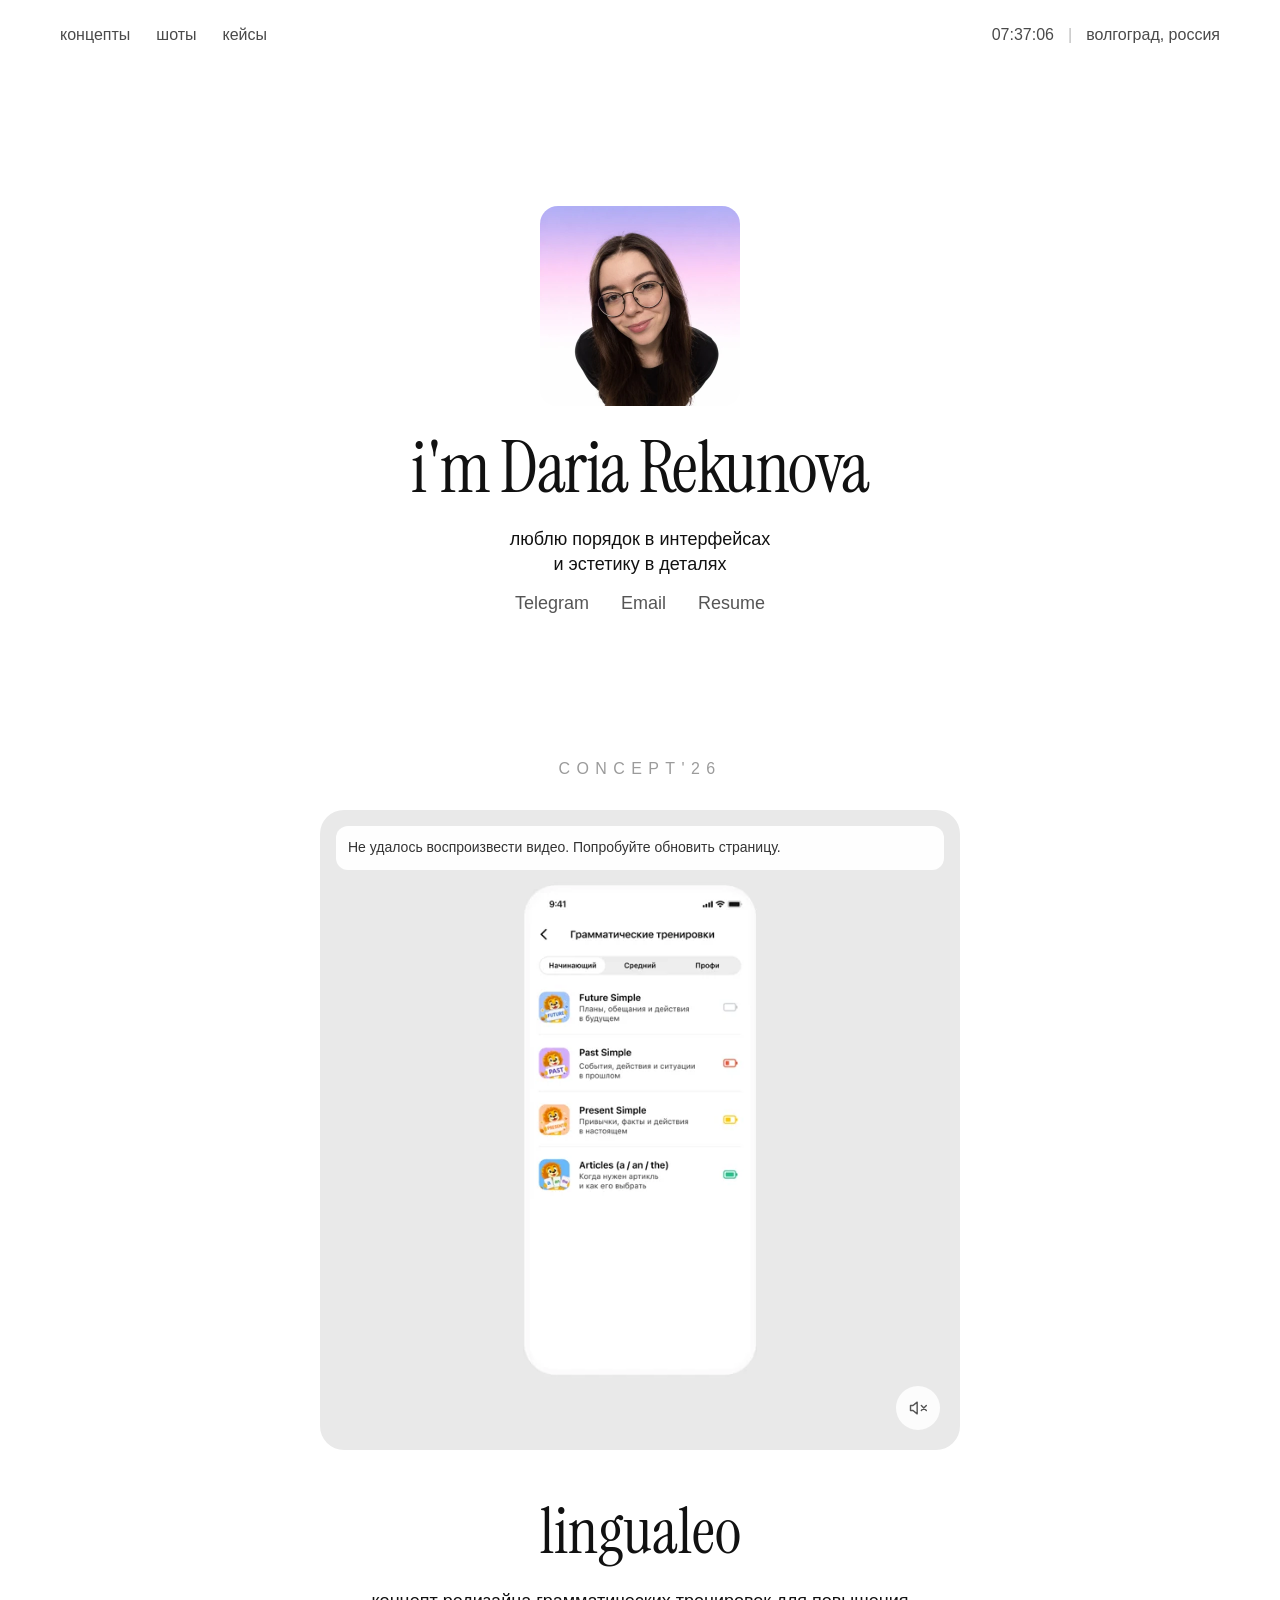
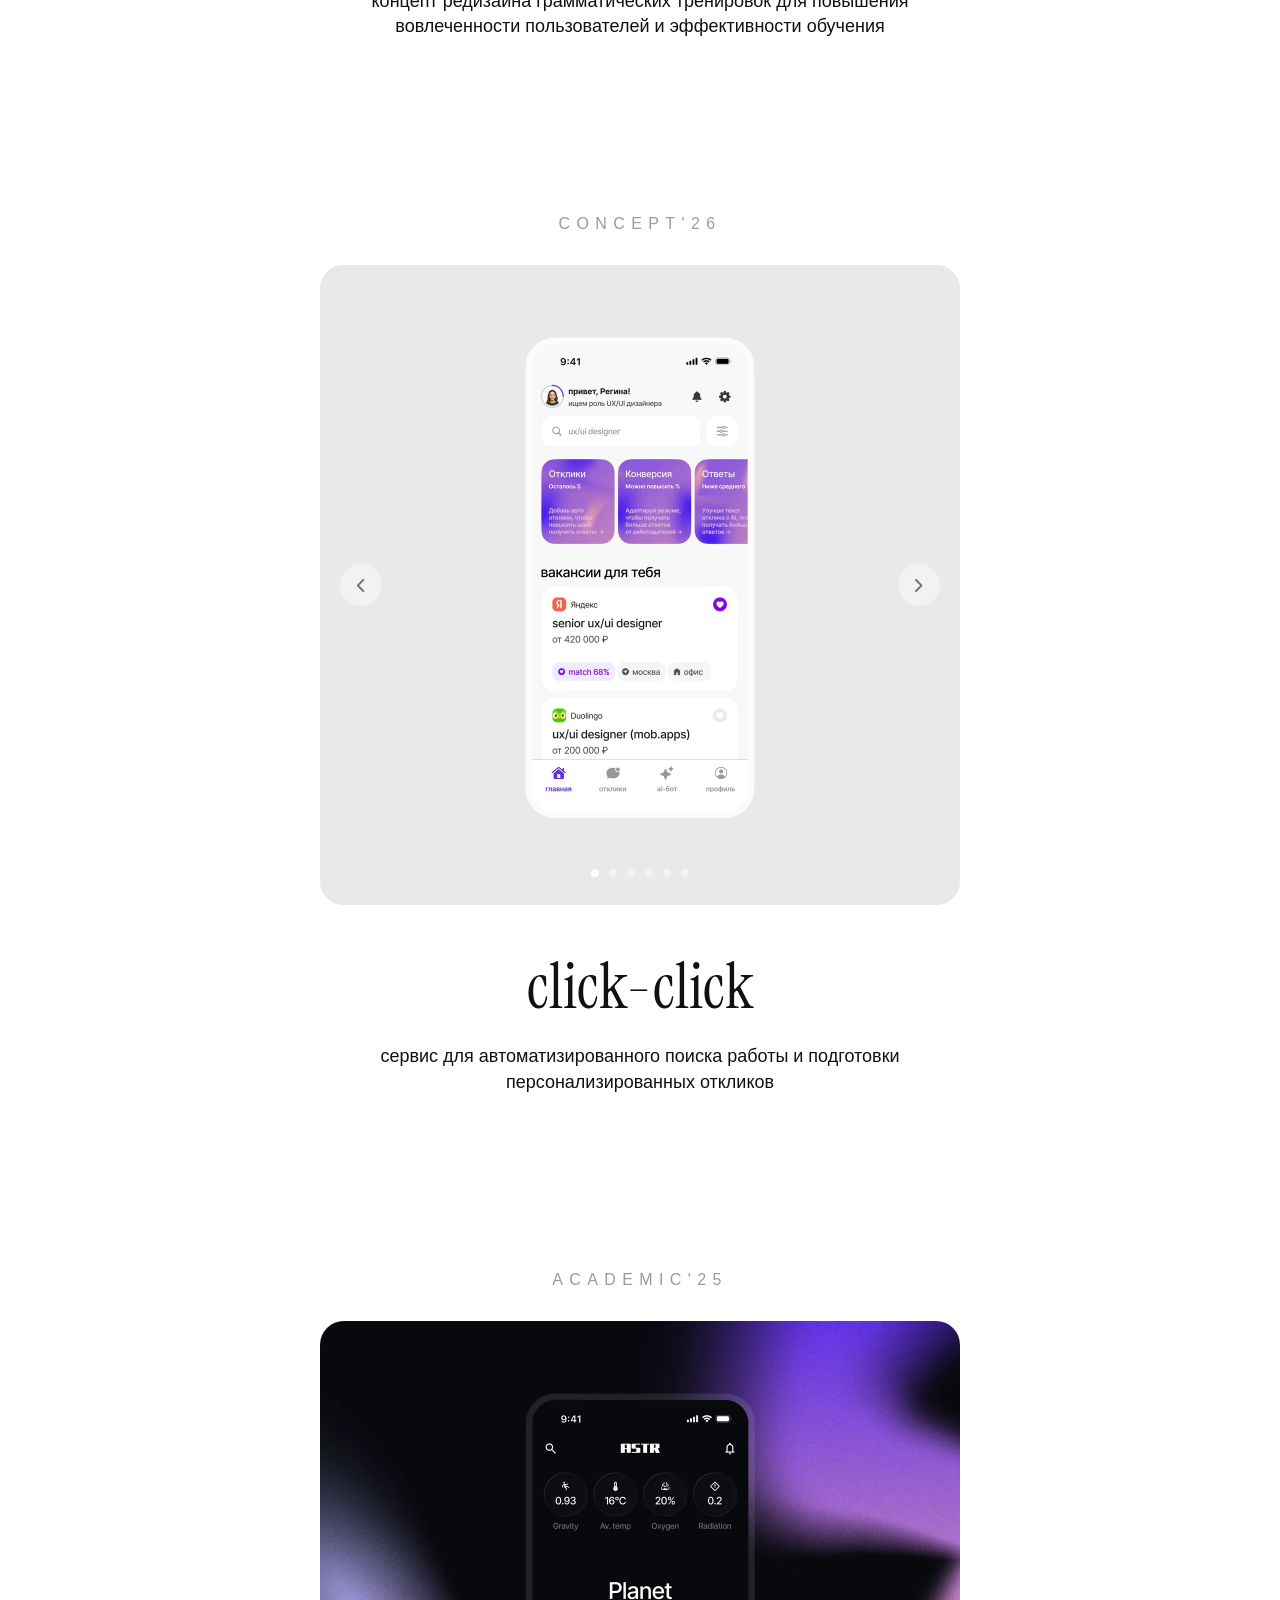
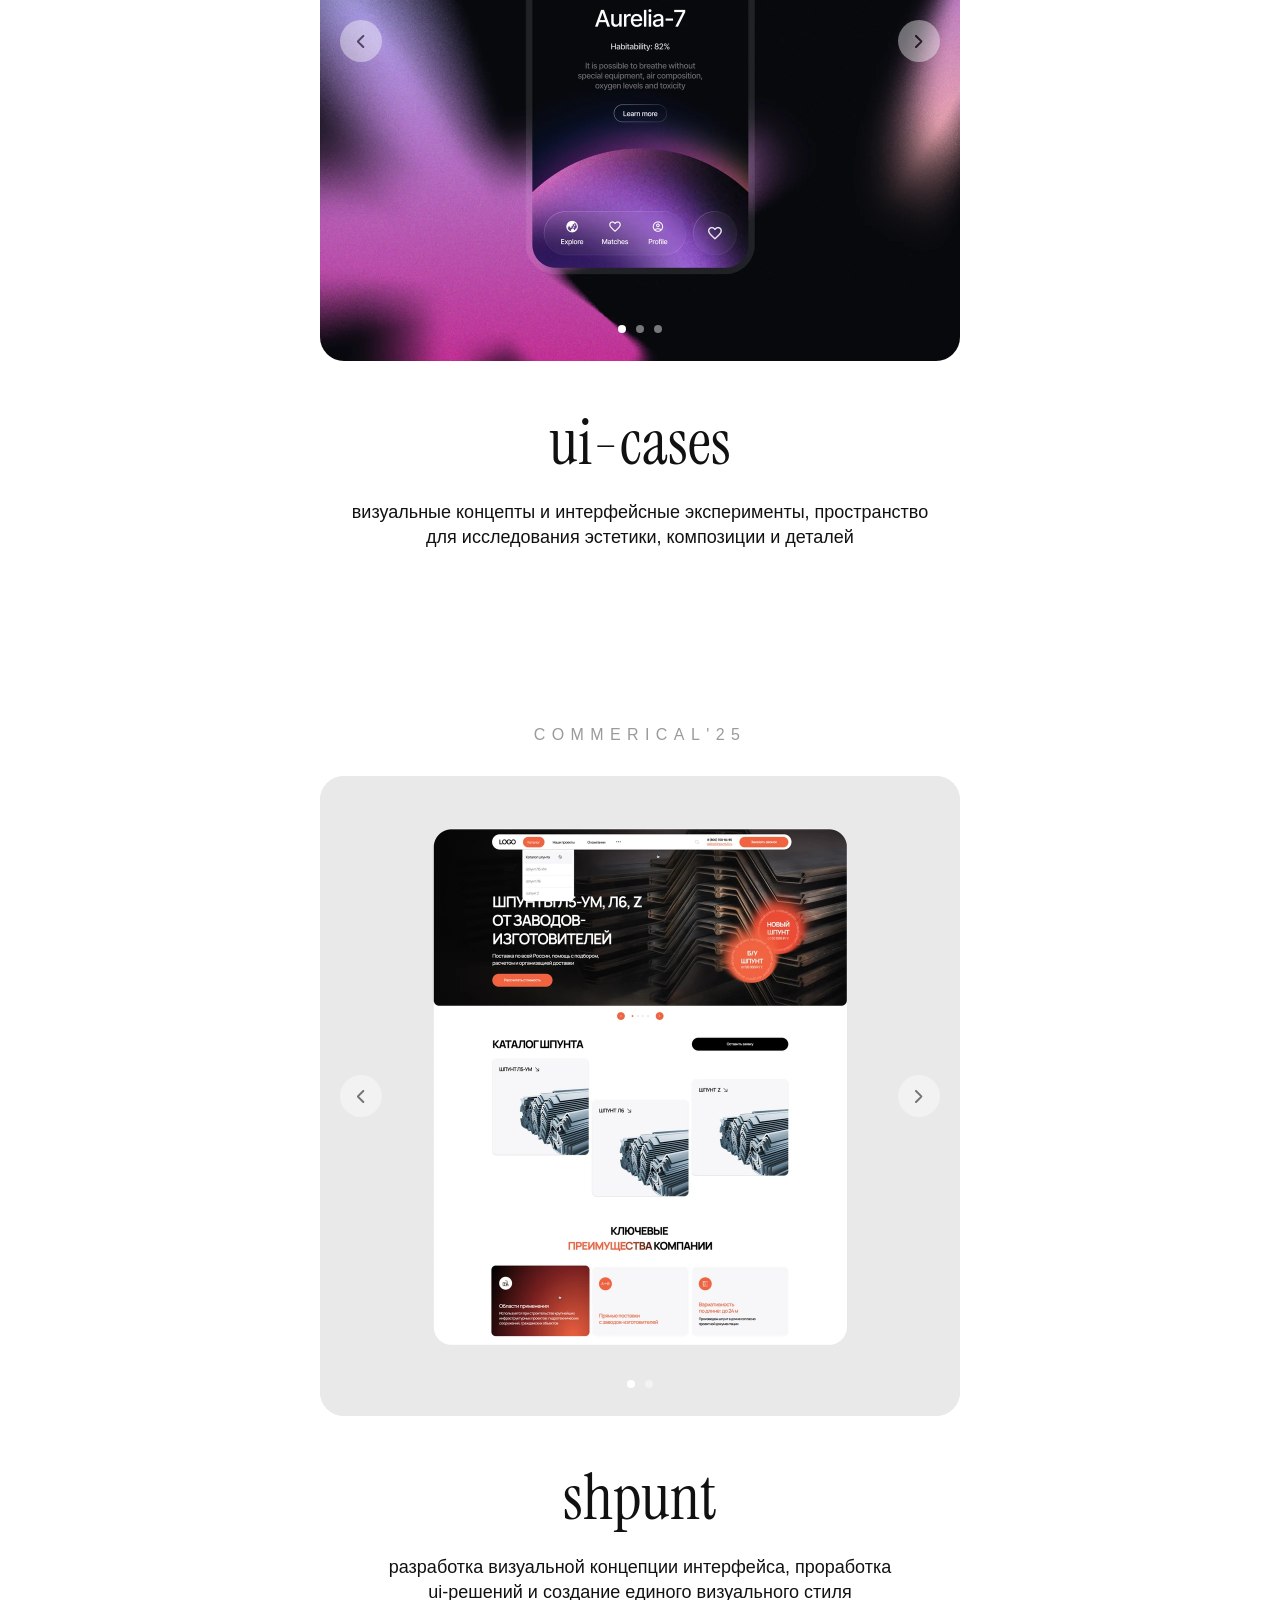
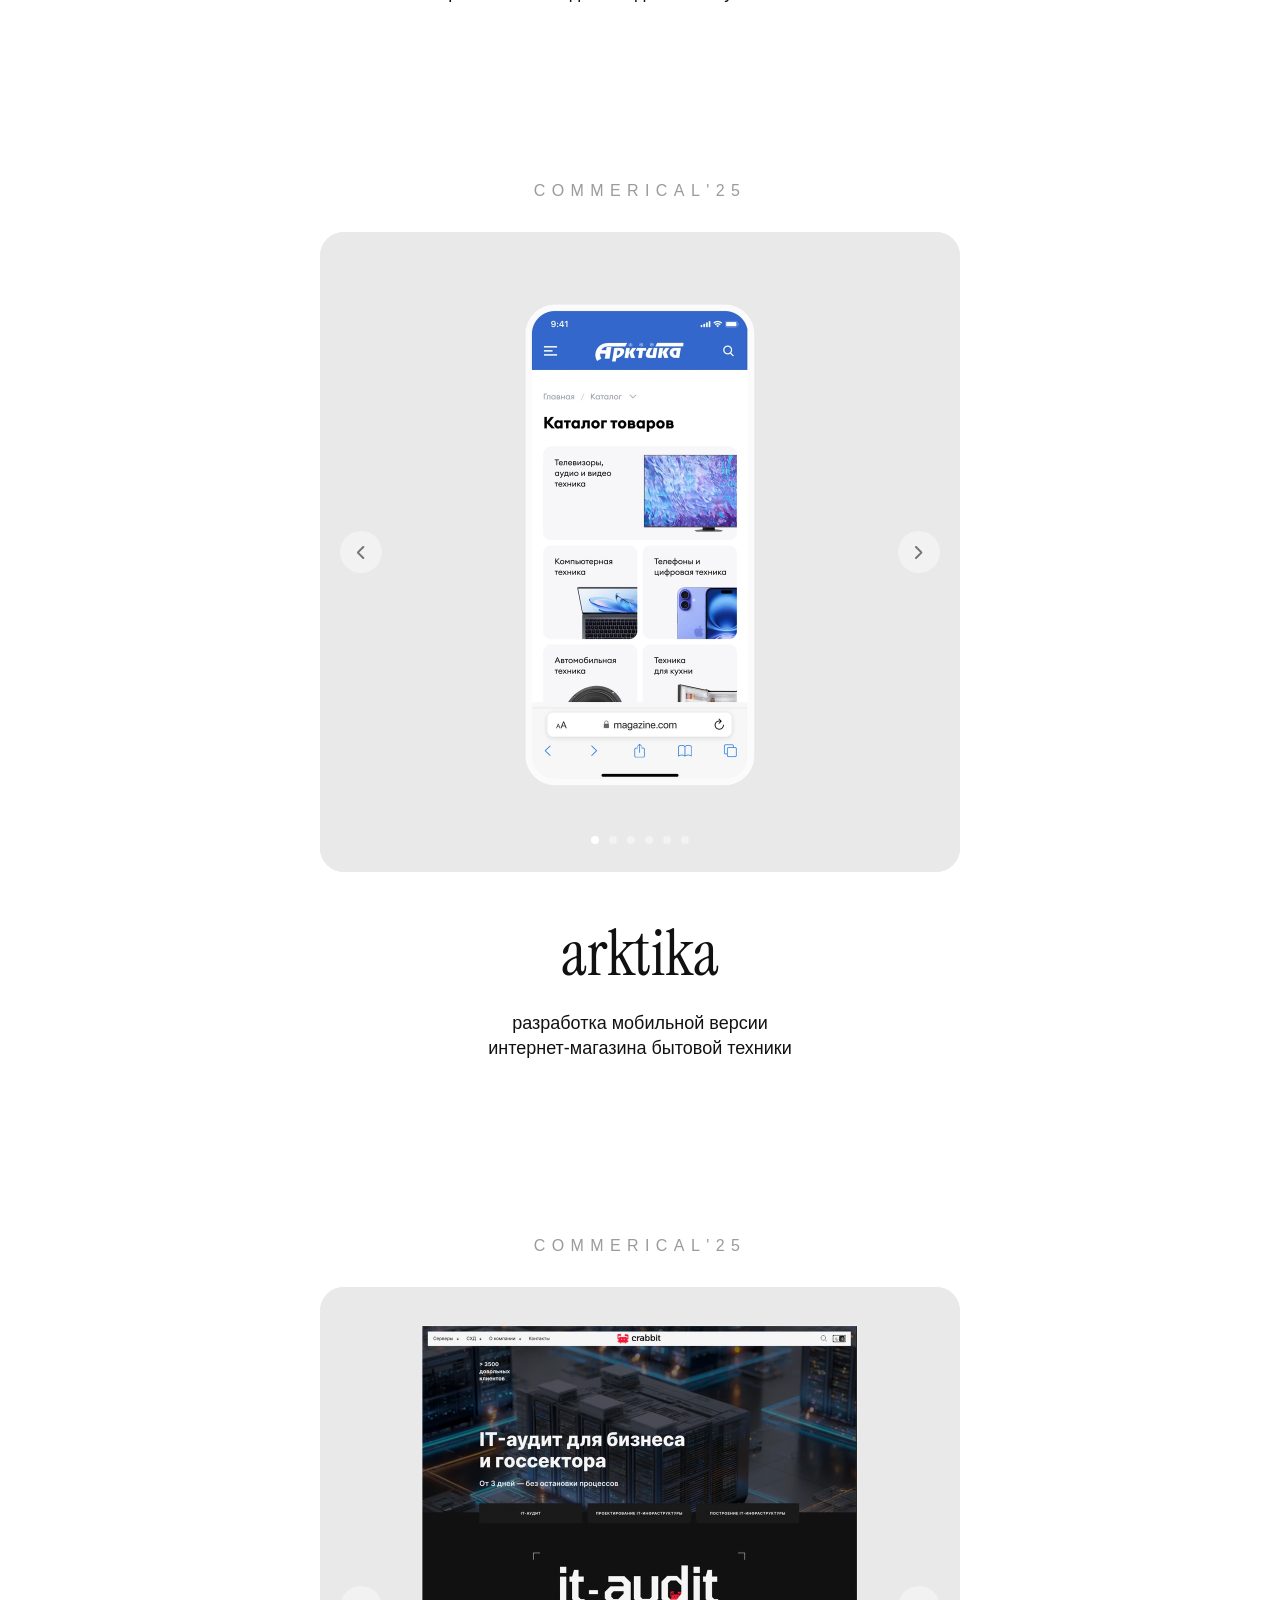
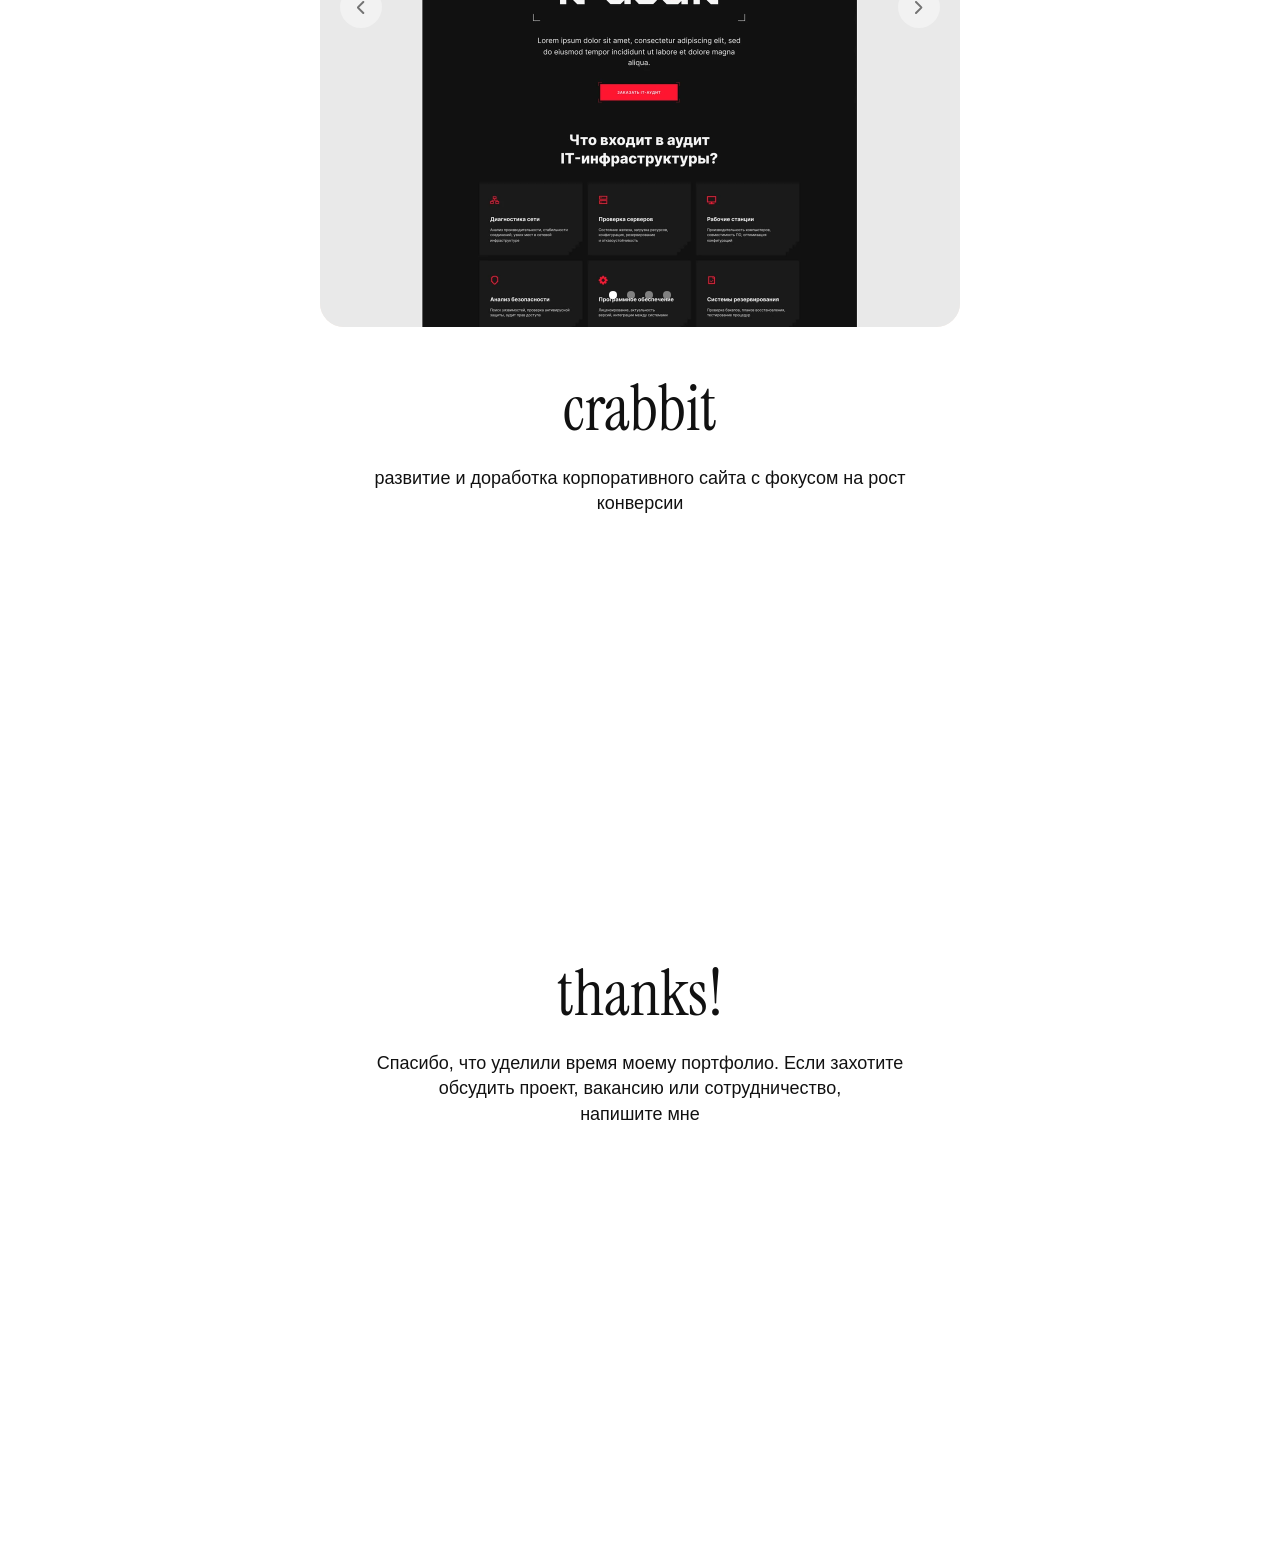
<file: index.html>
<!DOCTYPE html>
<html lang="ru">
  <head>
    <meta charset="UTF-8" />
    <meta name="viewport" content="width=device-width, initial-scale=1.0" />
    <meta http-equiv="X-UA-Compatible" content="ie=edge" />
    <title>Daria Rekunova — UX/UI Designer</title>
    <link rel="icon" type="image/svg+xml" href="imahes/ico.svg" />
    <link rel="stylesheet" href="styles.css?v=20261111-case-headings" />
    <link rel="stylesheet" href="ling.css?v=20261111-case-headings" />
    <link rel="preconnect" href="https://fonts.googleapis.com" />
    <link rel="preconnect" href="https://fonts.gstatic.com" crossorigin />
    <link
      href="https://fonts.googleapis.com/css2?family=Instrument+Serif:ital@0;1&display=swap"
      rel="stylesheet"
    />
  </head>
  <body>
  <header class="header">
    <nav class="nav">
      <a href="#concept">концепты</a>
      <a href="#projects">шоты</a>
      <a href="#cases">кейсы</a>
    </nav>

    <div class="header__info">
      <span id="clock"></span>

      <span class="divider">|</span>

      <span>волгоград, россия</span>
    </div>
  </header>
    <!-- Yandex.Metrika counter -->
<script type="text/javascript">
  (function(m,e,t,r,i,k,a){
      m[i]=m[i]||function(){(m[i].a=m[i].a||[]).push(arguments)};
      m[i].l=1*new Date();
      for (var j = 0; j < document.scripts.length; j++) {if (document.scripts[j].src === r) { return; }}
      k=e.createElement(t),a=e.getElementsByTagName(t)[0],k.async=1,k.src=r,a.parentNode.insertBefore(k,a)
  })(window, document,'script','https://mc.yandex.ru/metrika/tag.js?id=111973907', 'ym');

  ym(111973907, 'init', {ssr:true, webvisor:true, clickmap:true, ecommerce:"dataLayer", referrer: document.referrer, url: location.href, accurateTrackBounce:true, trackLinks:true});
</script>
<noscript><div><img src="https://mc.yandex.ru/watch/111973907" style="position:absolute; left:-9999px;" alt="" /></div></noscript>
<!-- /Yandex.Metrika counter -->
    <section class="hero">
      <div class="hero__content">
        <img class="hero__avatar" width="200" height="200" fetchpriority="high" src="imahes/daria-original.webp" alt="Daria Rekunova" />

        <h1 class="hero__title">i'm Daria Rekunova</h1>

        <p class="hero__link">
          люблю порядок в интерфейсах
          <br />
          и эстетику в деталях
        </p>

        <nav class="about__links">
          <a href="https://t.me/rekunovaa" target="_blank">Telegram</a>
          <a
            href="https://mail.yandex.ru/compose?to=daria.titovar@yandex.ru"
            target="_blank"
            rel="noopener noreferrer"
          >
            Email
          </a>
          <a
            href="https://volgograd.hh.ru/resume/9b8371ceff0d9d73930039ed1f696230433358"
            target="_blank"
            >Resume</a
          >
        </nav>
      </div>
    </section>

    <!--  Линглео -->
    <section class="ui-design" id="concept">
      <p class="hero__subtitle">CONCEPT'26</p>

      <div class="slider case-video-frame">
      <video
        class="case-video"
        controls
        muted
        loop
        playsinline
        preload="none"
        poster="imahes/lingualeo-poster.webp"
        width="640"
        height="640"
        aria-label="Видео концепта редизайна Lingualeo"
      >
        <source src="videos/lingualeo.mp4" type="video/mp4" />
        Ваш браузер не поддерживает видео.
        <a href="videos/lingualeo.mp4">Скачать видео Lingualeo</a>
      </video>
      <button class="video-sound" type="button" aria-label="Включить звук" aria-pressed="false" hidden>
        <svg viewBox="0 0 24 24" width="20" height="20" fill="none" stroke="currentColor" stroke-width="1.7" stroke-linecap="round" stroke-linejoin="round" aria-hidden="true">
          <path d="M11 5 6 9H3v6h3l5 4V5Z" />
          <path class="sound-off" d="m16 9 6 6m0-6-6 6" />
          <path class="sound-on" d="M15 8a6 6 0 0 1 0 8m3-11a10 10 0 0 1 0 14" />
        </svg>
      </button>
      <p class="video-status" role="status" hidden></p>
      </div>

      <h2 class="ui-design__title"><a class="case-trigger" href="ling.html" aria-haspopup="dialog" aria-controls="lingualeo-dialog">lingualeo</a></h2>

      <p class="hero__link">
        концепт редизайна грамматических тренировок для повышения вовлеченности
        пользователей <br class="mobile-br" />
        и эффективности обучения
      </p>
    </section>

    <!--  КликКлик -->
    <section class="ui-design">
      <p class="hero__subtitle">CONCEPT'26</p>

      <div class="slider">
        <div class="slides">
          <img src="imahes/kk-02.webp" class="slide" loading="lazy" decoding="async" width="1280" height="1280" alt="Case 2" />
          <img src="imahes/kk-03.webp" class="slide" loading="lazy" decoding="async" width="1280" height="1280" alt="Case 3" />
          <img src="imahes/kk-04.webp" class="slide" loading="lazy" decoding="async" width="1280" height="1280" alt="Case 1" />
          <img src="imahes/kk-05.webp" class="slide" loading="lazy" decoding="async" width="1280" height="1280" alt="Case 2" />
          <img src="imahes/kk-06.webp" class="slide" loading="lazy" decoding="async" width="1280" height="1280" alt="Case 3" />
          <img src="imahes/kk-01.webp" class="slide" loading="lazy" decoding="async" width="1280" height="1280" alt="Case 1" />
        </div>

        <button class="slider__btn slider__btn--prev">
          <img src="imahes/arrow-left.svg" alt="Предыдущий" />
        </button>

        <button class="slider__btn slider__btn--next">
          <img src="imahes/arrow-right.svg" alt="Следующий" />
        </button>

        <div class="slider__dots">
          <button type="button" class="dot active"></button>
          <button type="button" class="dot"></button>
          <button type="button" class="dot"></button>
          <button type="button" class="dot"></button>
          <button type="button" class="dot"></button>
          <button type="button" class="dot"></button>
        </div>
      </div>

      <h2 class="ui-design__title">click-click</h2>

      <p class="hero__link">
        сервис для автоматизированного поиска работы и подготовки
        персонализированных откликов
      </p>
    </section>

    <!--  UI SHOOTS -->
    <section class="ui-design" id="projects">
      <p class="hero__subtitle">ACADEMIC'25</p>

      <div class="slider">
        <div class="slides">
          <img src="imahes/ui-case-01.webp" class="slide" loading="lazy" decoding="async" width="1280" height="1280" alt="Case 1" />
          <img src="imahes/ui-case-2.webp" class="slide" loading="lazy" decoding="async" width="1280" height="1280" alt="Case 2" />
          <img src="imahes/ui-case-03.webp" class="slide" loading="lazy" decoding="async" width="1280" height="1280" alt="Case 3" />
        </div>

        <button class="slider__btn slider__btn--prev">
          <img src="imahes/arrow-left.svg" alt="Предыдущий" />
        </button>

        <button class="slider__btn slider__btn--next">
          <img src="imahes/arrow-right.svg" alt="Следующий" />
        </button>

        <div class="slider__dots">
          <button type="button" class="dot active"></button>
          <button type="button" class="dot"></button>
          <button type="button" class="dot"></button>
        </div>
      </div>

      <h2 class="ui-design__title">ui-cases</h2>

      <p class="hero__link">
        визуальные концепты и интерфейсные эксперименты, пространство
        <br class="mobile-br" />
        для исследования эстетики, композиции и деталей
      </p>
    </section>

    <!--  Шпунт -->
    <section class="ui-design" id="cases">
      <p class="hero__subtitle">COMMERICAL'25</p>

      <div class="slider">
        <div class="slides">
          <img src="imahes/sh-01.webp" class="slide" loading="lazy" decoding="async" width="1280" height="1280" alt="Case 1" />
          <img src="imahes/sh-01-1.webp" class="slide" loading="lazy" decoding="async" width="1280" height="1280" alt="Case 2" />
        </div>

        <button class="slider__btn slider__btn--prev">
          <img src="imahes/arrow-left.svg" alt="Предыдущий" />
        </button>

        <button class="slider__btn slider__btn--next">
          <img src="imahes/arrow-right.svg" alt="Следующий" />
        </button>

        <div class="slider__dots">
          <button type="button" class="dot active"></button>
          <button type="button" class="dot"></button>
        </div>
      </div>

      <h2 class="ui-design__title">shpunt</h2>

      <p class="hero__link">
        разработка визуальной концепции интерфейса, проработка <br />
        ui-решений и создание единого визуального стиля
      </p>
    </section>

    <!--  Арктика -->
    <section class="ui-design">
      <p class="hero__subtitle">COMMERICAL'25</p>

      <div class="slider">
        <div class="slides">
          <img src="imahes/a-01.webp" class="slide" loading="lazy" decoding="async" width="1280" height="1280" alt="Case 1" />
          <img src="imahes/a-02.webp" class="slide" loading="lazy" decoding="async" width="1280" height="1280" alt="Case 2" />
          <img src="imahes/a-03.webp" class="slide" loading="lazy" decoding="async" width="1280" height="1280" alt="Case 1" />
          <img src="imahes/a-04.webp" class="slide" loading="lazy" decoding="async" width="1280" height="1280" alt="Case 2" />
          <img src="imahes/a-05.webp" class="slide" loading="lazy" decoding="async" width="1280" height="1280" alt="Case 1" />
          <img src="imahes/a-06.webp" class="slide" loading="lazy" decoding="async" width="1280" height="1280" alt="Case 2" />
        </div>

        <button class="slider__btn slider__btn--prev">
          <img src="imahes/arrow-left.svg" alt="Предыдущий" />
        </button>

        <button class="slider__btn slider__btn--next">
          <img src="imahes/arrow-right.svg" alt="Следующий" />
        </button>

        <div class="slider__dots">
          <button type="button" class="dot active"></button>
          <button type="button" class="dot"></button>
          <button type="button" class="dot"></button>
          <button type="button" class="dot"></button>
          <button type="button" class="dot"></button>
          <button type="button" class="dot"></button>
        </div>
      </div>

      <h2 class="ui-design__title">arktika</h2>

      <p class="hero__link">
        разработка мобильной версии <br />
        интернет-магазина бытовой техники
      </p>
    </section>

    <!--  Крэббит -->
    <section class="ui-design">
      <p class="hero__subtitle">COMMERICAL'25</p>

      <div class="slider">
        <div class="slides">
          <img src="imahes/k-01.webp" class="slide" loading="lazy" decoding="async" width="1280" height="1280" alt="Case 1" />
          <img src="imahes/k-02-1.webp" class="slide" loading="lazy" decoding="async" width="1280" height="1280" alt="Case 2" />
          <img src="imahes/k-03.webp" class="slide" loading="lazy" decoding="async" width="1280" height="1280" alt="Case 1" />
          <img src="imahes/k-04.webp" class="slide" loading="lazy" decoding="async" width="1280" height="1280" alt="Case 2" />
        </div>

        <button class="slider__btn slider__btn--prev">
          <img src="imahes/arrow-left.svg" alt="Предыдущий" />
        </button>

        <button class="slider__btn slider__btn--next">
          <img src="imahes/arrow-right.svg" alt="Следующий" />
        </button>

        <div class="slider__dots">
          <button type="button" class="dot active"></button>
          <button type="button" class="dot"></button>
          <button type="button" class="dot"></button>
          <button type="button" class="dot"></button>
        </div>
      </div>

      <h2 class="ui-design__title">crabbit</h2>

      <p class="hero__link">
        развитие и доработка корпоративного сайта с фокусом на рост конверсии
      </p>
    </section>

    <section class="hero2" id="contact">
      <div class="hero__content">
        <h2 class="hero2__title">thanks!</h2>

        <p class="hero__link">
          Спасибо, что уделили время моему портфолио. Если захотите обсудить
          проект, вакансию или сотрудничество,
          <a href="https://t.me/rekunovaa" target="_blank">напишите мне</a>
        </p>
      </div>
    </section>

    <dialog class="case-dialog" id="lingualeo-dialog" aria-labelledby="case-dialog-title">
      <button class="case-dialog__close" type="button" aria-label="Закрыть кейс" autofocus>
        <svg width="20" height="20" viewBox="0 0 24 24" fill="none" stroke="currentColor" stroke-width="1.6" aria-hidden="true"><path d="m6 6 12 12M18 6 6 18" /></svg>
      </button>
      <article class="case-dialog__card">
        <div class="case-dialog__scroll" tabindex="0" role="region" aria-label="Содержимое кейса Lingualeo">
        <header class="case-dialog__heading">
          <p class="hero__subtitle">UX/UI CASE · 2026</p>
          <h2 id="case-dialog-title">Lingualeo</h2>
          <p>Концепт редизайна грамматических тренировок</p>
        </header>
        <div class="case-dialog__body" aria-live="polite"></div>
        </div>
      </article>
    </dialog>
    <script src="script.js?v=20261111-case-headings"></script>
  </body>
</html>
</file>
<file: styles.css>
* {
  margin: 0;
  padding: 0;
  box-sizing: border-box;
}

.header {
  position: fixed;
  top: 0;
  left: 0;

  width: 100%;

  display: flex;
  justify-content: space-between;
  align-items: center;

  padding: 26px 60px;

  background: rgba(255, 255, 255, 0.75);
  backdrop-filter: blur(12px);
  -webkit-backdrop-filter: blur(12px);

  z-index: 999;
}

.nav {
  display: flex;
  align-items: center;
  gap: 26px;
}

.nav a {
  text-decoration: none;
  color: #4a4a4a;
  font-family: Inter, sans-serif;
  font-size: 16px;

  transition: 0.25s;
}

.nav a:hover {
  color: #111;
}

.status {
  width: 6px;
  height: 6px;

  background: #ff4242;
  border-radius: 50%;
}

.header__info {
  display: flex;
  align-items: center;
  gap: 14px;

  font-family: Inter, sans-serif;
  font-size: 16px;
  color: #4a4a4a;
}

.divider {
  color: #bdbdbd;
}

#theme-toggle {
  border: none;
  background: none;
  cursor: pointer;
  font-size: 20px;
}

body {
  background: #fff;
  color: #111;
}

.hero {
  min-height: 100vh;

  display: flex;
  justify-content: center;
  align-items: center;
}

.hero__content {
  display: flex;
  flex-direction: column;
  align-items: center;
  text-align: center;

  margin-top: -80px;
}
.hero__avatar {
  width: 200px;
  height: 200px;

  border-radius: 18px;
  object-fit: cover;

  margin-bottom: 28px;
}

.hero__subtitle {
  font-family: "Inter", sans-serif;
  font-size: 16px;
  font-weight: 500;

  letter-spacing: 0.4em;
  color: #9b9b9b;

  margin-bottom: 32px;
}
.hero__title {
  font-family: "Instrument Serif", serif;
  font-size: 72px;
  font-weight: 400;
  line-height: 0.95;
  letter-spacing: -0.02em;
  margin-bottom: 24px;
}

.hero__link {
  display: flex;
  flex-direction: column;
  align-items: center;
  text-align: center;
  font-family: "Inter", sans-serif;
  font-size: 18px;
  color: #111;
  line-height: 1.4;
  max-width: 600px;

  text-decoration: none;
  transition: opacity 0.25s;
  margin-bottom: 16px;
}

.about__links {
  display: flex;
  gap: 32px;
  flex-wrap: wrap;
  justify-content: center;
}

.about__links a {
  font-family: "Inter", sans-serif;
  font-size: 18px;
  color: #555;

  text-decoration: none;

  transition: 0.25s;
}

.about__links a:hover {
  color: #111;
}

/* =========================
   Mobile
========================= */

@media (max-width: 768px) {
  .header {
    padding: 20px;
  }

  .nav {
    gap: 16px;
  }

  .nav a {
    font-size: 16px;
  }

  .header__info {
    display: none;
  }

  .hero {
    padding: 100px 20px 40px;
    min-height: auto;
  }

  .hero__content {
    margin-top: 0;
  }

  .hero__avatar {
    width: 128px;
    height: 128px;
    margin-bottom: 24px;
    margin-top: 48px;
  }

  .hero__subtitle {
    font-size: 12px;
    letter-spacing: 0.3em;
    margin-bottom: 32px;
    text-align: center;
  }

  .hero__title {
    font-size: 48px;
    line-height: 1;
    margin-bottom: 20px;
  }

  .hero__link {
    font-size: 16px;
    margin-bottom: 32px;
    max-width: 320px;
  }

  .about__links {
    gap: 18px;
    flex-direction: column;
    align-items: center;
    margin-bottom: 96px;
  }

  .about__links a {
    font-size: 16px;
  }
}

@media (max-width: 768px) {
  .header {
    justify-content: center;
    padding: 18px 20px;
  }

  .header__info {
    display: none;
  }

  .nav {
    gap: 20px;
    flex-wrap: wrap;
    justify-content: center;
  }
}

/* ===== UI Design Section ===== */

.ui-design {
  padding: 80px 20px; /* Расстояние между блоками тут */

  display: flex;
  flex-direction: column;
  align-items: center;
}

.ui-design__subtitle {
  font-family: "Inter", sans-serif;
  font-size: 12px;
  letter-spacing: 0.18em;
  text-transform: uppercase;

  color: #888;

  margin-bottom: 10px;
}

.ui-design__title {
  font-family: "Instrument Serif", serif;
  font-size: 64px;
  font-weight: 400;

  margin-bottom: 16px;
}

.ui-design__card {
  width: 640px;
  height: 640px;

  background: #ffd7cc;

  border-radius: 24px;

  display: flex;
  justify-content: center;
  align-items: flex-end;
  margin-bottom: 48px;
}

.ui-design__card img {
  width: 100%;

  display: block;

  transform: translateY(15px);
}

.ui-design {
  transform: translateY(-220px);
}

/* ===== MOB UI Design Section ===== */

@media (max-width: 768px) {
  .ui-design {
    padding: 36px 20px;
    transform: translateY(-100px);
  }

  .ui-design__card {
    width: 100%;
    max-width: 340px;
    height: 340px;
    border-radius: 20px;
    margin-bottom: 32px;
  }

  .ui-design__card img {
    width: 100%;
    transform: translateY(8px);
  }

  .ui-design__title {
    font-size: 48px;
    margin-bottom: 12px;
    text-align: center;
  }

  .ui-design__subtitle {
    font-size: 11px;
    letter-spacing: 0.12em;
    text-align: center;
  }
}

.ui-design__title {
  font-family: "Instrument Serif", serif;
  font-size: 64px;
  font-weight: 400;
  margin-bottom: 16px;
  cursor: pointer;
}

/* Слайдер */
.slider {
  position: relative;
  width: 640px;
  height: 640px;
  overflow: hidden;
  border-radius: 24px;
  background: #f8eae2;
  margin-bottom: 40px;
}

.slides {
  display: flex;
  width: 100%;
  height: 100%;
  transition: transform 1.5s ease;
}

.slide {
  transition: transform 0.3s ease;
  flex: 0 0 100%;
  width: 100%;
  height: 100%;
  object-fit: contain;
}
.slide.active {
  opacity: 1;
}

.slide:hover {
  transform: scale(1.02);
}

.slider__btn {
  position: absolute;
  top: 50%;
  transform: translateY(-50%);
  opacity: 0.5;

  width: 42px;
  height: 42px;

  border: none;
  border-radius: 50%;

  background: rgba(255, 255, 255, 0.8);

  cursor: pointer;

  font-size: 22px;

  transition: 0.3s;

  z-index: 10;
}

.slider__btn:hover {
  background: white;
  opacity: 0.75;
}

.slider__btn--prev {
  left: 20px;
}

.slider__btn--next {
  right: 20px;
}

.slider__dots {
  position: absolute;

  bottom: 28px;
  left: 50%;

  transform: translateX(-50%);

  display: flex;
  gap: 10px;
}

.dot {
  width: 8px;
  height: 8px;

  border-radius: 50%;

  background: rgba(255, 255, 255, 0.45);

  cursor: pointer;

  transition: 0.3s;
}

.dot.active {
  background: #ffffff;
}

/* ===== Mobile Slider ===== */

@media (max-width: 768px) {
  .slider {
    width: 100%;
    max-width: 340px;
    height: 340px;

    border-radius: 20px;
    margin-bottom: 32px;
  }

  .slider__btn {
    width: 32px;
    height: 32px;

    top: 50%;
    transform: translateY(-50%);

    padding: 0;

    display: flex;
    justify-content: center;
    align-items: center;
  }

  .slider__btn--prev {
    left: 12px;
  }

  .slider__btn--next {
    right: 12px;
  }

  .slider__btn img {
    width: 12px;
    height: 12px;
    display: block;
  }

  .slider__dots {
    bottom: 16px;
    gap: 8px;
  }

  .dot {
    width: 6px;
    height: 6px;
  }
}
.mobile-br {
  display: none;
}

@media (max-width: 768px) {
  .mobile-br {
    display: block;
  }
}

.hover-label {
  position: fixed;
  left: 0;
  top: 0;

  padding: 10px 18px;

  border-radius: 999px;

  background: #111;
  color: #fff;

  font-size: 14px;
  font-weight: 500;

  pointer-events: none;

  opacity: 0;
  transform: translate(-50%, -50%) scale(0.8);

  transition: opacity 0.25s ease, transform 0.25s ease;

  z-index: 9999;
}

.hover-label.show {
  opacity: 1;
  transform: translate(-50%, -50%) scale(1);
}

.project-link {
  display: inline-block;
  color: inherit;
  text-decoration: none;
}

.ui-design__title {
  position: relative;
  display: inline-block;
  transition: transform 0.35s cubic-bezier(0.22, 0.61, 0.36, 1);
}


.project-link .ui-design__title {
  transition: opacity 0.3s ease;
}

.project-link:hover .ui-design__title {
  opacity: 0.55;
}
html {
  scroll-behavior: smooth;
}
.hero__link a:visited {
  color: inherit;
}

.hero__link a:hover {
  color: inherit;
  text-decoration: none;
}

.hero__link a:active {
  color: inherit;
}
.hero__link a {
  color: inherit;
  text-decoration: none;
  border-bottom: 1px solid transparent;
  transition: border-color 0.2s ease;
}

.hero__link a:hover {
  border-bottom-color: currentColor;
}

.hero2 {
  margin-top: 200px;
  margin-bottom: 400px;
}

/* Mobile */
@media (max-width: 768px) {
  .hero2 {
    margin-bottom: 300px;
    margin-top: 164px;
  }
}

.hero2__title {
  font-size: 64px;
  text-align: center;
  font-family: "Instrument Serif", serif;

  font-weight: 400;

  margin-bottom: 16px;
}

/* Keyboard controls and stable media geometry. */
.dot {
  -webkit-appearance: none;
  appearance: none;
  display: block;
  flex: 0 0 auto;
  min-width: 0;
  min-height: 0;
  border: 0;
  padding: 0;
  box-shadow: none;
}
:focus-visible { outline: 2px solid #111; outline-offset: 4px; }
section[id] { scroll-margin-top: 90px; }
.case-cover { display: block; width: min(100%, 1280px); height: auto; }
@media (prefers-reduced-motion: reduce) {
  html { scroll-behavior: auto; }
  .slides, .slide { transition: none; }
}

/* Share the gallery frame so film and slides always have matching geometry. */
.case-video-frame {
  flex: 0 0 auto;
  display: flex;
  align-items: center;
  justify-content: center;
  background: #e9e9e9;
}
.case-video {
  display: block;
  width: 86%;
  height: 86%;
  max-width: 86%;
  max-height: 86%;
  object-fit: contain;
}


/* One quiet sound control, kept clear of the film content. */
.video-sound:not([hidden]) {
  position: absolute;
  right: 20px;
  bottom: 20px;
  display: grid;
  place-items: center;
  width: 44px;
  height: 44px;
  padding: 0;
  appearance: none;
  border: 0;
  border-radius: 50%;
  background: rgba(255,255,255,.88);
  color: #555;
  cursor: pointer;
}
.video-sound:hover { background: #fff; color: #111; }
.video-sound:active { background: #ddd; }
.video-sound .sound-on { display: none; }
.video-sound[aria-pressed="true"] .sound-on { display: block; }
.video-sound[aria-pressed="true"] .sound-off { display: none; }
.video-status:not([hidden]) {
  position: absolute;
  top: 16px;
  left: 16px;
  right: 16px;
  padding: 12px;
  border-radius: 12px;
  background: rgba(255,255,255,.95);
  color: #333;
  font: 14px/1.4 Inter, sans-serif;
}
@media (max-width: 768px) {
  .video-sound:not([hidden]) { right: 12px; bottom: 12px; }
}

.case-trigger { color: inherit; text-decoration: none; cursor: pointer; }
.case-trigger:hover { opacity: .6; }
.case-trigger:active { opacity: .4; }
html.case-open { overflow: hidden; scrollbar-gutter: stable; }
.case-dialog {
  position: fixed;
  inset: 0;
  margin: auto;
  width: min(900px, calc(100% - 32px));
  max-width: none;
  height: min(900px, calc(100dvh - 80px));
  max-height: none;
  padding: 0 50px;
  border: 0;
  background: transparent;
  color: #111;
  overflow: visible;
}
.case-dialog::backdrop { background: rgba(17,17,17,.5); backdrop-filter: blur(4px); }
.case-dialog__card {
  width: 100%;
  height: 100%;
  overflow: hidden;
  background: #fff;
  border-radius: 24px;
  padding: 12px 8px;
  font-family: Inter, sans-serif;
}
.case-dialog__scroll {
  height: 100%;
  overflow-y: auto;
  overflow-x: hidden;
  overscroll-behavior: contain;
  scrollbar-gutter: stable;
  scrollbar-width: thin;
  scrollbar-color: #c7c7c7 transparent;
  padding: 44px 40px;
}
.case-dialog__scroll:focus-visible { outline-offset: -2px; border-radius: 12px; }
.case-dialog__scroll::-webkit-scrollbar { width: 6px; }
.case-dialog__scroll::-webkit-scrollbar-track { background: transparent; }
.case-dialog__scroll::-webkit-scrollbar-thumb { background: #c7c7c7; border-radius: 999px; }
.case-dialog__scroll::-webkit-scrollbar-thumb:hover { background: #aaa; }
.case-dialog__scroll::-webkit-scrollbar-thumb:active { background: #888; }
.case-dialog__scroll::-webkit-scrollbar-button,
.case-dialog__scroll::-webkit-scrollbar-button:single-button,
.case-dialog__scroll::-webkit-scrollbar-button:vertical:decrement,
.case-dialog__scroll::-webkit-scrollbar-button:vertical:increment {
  display: none;
  width: 0;
  height: 0;
  background: transparent;
}
@supports selector(::-webkit-scrollbar) {
  .case-dialog__scroll { scrollbar-width: auto; scrollbar-color: auto; }
}
@media (forced-colors: active) {
  .case-dialog__scroll { scrollbar-color: auto; scrollbar-width: auto; }
}
.case-dialog__close {
  position: absolute;
  right: 0;
  top: 0;
  display: grid;
  place-items: center;
  width: 40px;
  height: 40px;
  border: 0;
  border-radius: 50%;
  background: #fff;
  color: #333;
  cursor: pointer;
}
.case-dialog__close:hover { background: #e9e9e9; }
.case-dialog__close:active { background: #ddd; }
.case-dialog__heading h2 { font: 400 64px/1 "Instrument Serif", serif; margin-bottom: 24px; }
.case-dialog__heading > p:last-child { font-size: 20px; line-height: 1.5; }
.case-dialog__body { margin-top: 40px; }
.case-dialog .case-container { width: 100%; }
.case-dialog .case-container h3 { margin-top: 40px; }

.case-dialog .case-container p, .case-dialog .case-container li { font-size: 16px; line-height: 1.7; }
.case-dialog__retry { margin-top: 16px; padding: 12px 20px; border: 0; border-radius: 24px; background: #eee; color: #111; font: inherit; cursor: pointer; }
.case-dialog__retry:hover { background: #ddd; }
@media (max-width: 600px) {
  .case-dialog { width: calc(100% - 24px); height: calc(100dvh - 32px); padding: 52px 0 0; }
  .case-dialog__card { padding: 12px 8px; border-radius: 20px; }
  .case-dialog__scroll { padding: 20px 16px; }
  .case-dialog__heading h2 { font-size: 48px; }
  .case-dialog__heading > p:last-child { font-size: 18px; }
}

/* Both case galleries share controls and keep their square media frame. */
.case-container .case-gallery {
  width: 100%;
  max-width: 100%;
  height: auto;
  aspect-ratio: 1;
  margin: 32px 0 40px;
}
.case-container .case-gallery .slides { position: absolute; inset: 0; height: 100%; }
.case-container .case-gallery .slide {
  height: 100%;
  margin: 0;
  border-radius: 0;
}
.case-container .case-gallery .slider__btn img {
  width: 12px;
  height: 12px;
  margin: 0 auto;
  border-radius: 0;
}
</file>
<file: ling.css>
.case-content {
  padding: 120px 0;
}

.case-container {
  width: min(760px, calc(100% - 40px));
  margin: 0 auto;
}

.case-container h3,
.case-container h4 {
  font-family: Inter, sans-serif;
  font-size: 16px;
  font-weight: 500;
  line-height: 1.7;
  letter-spacing: 0.4em;
  text-transform: uppercase;
  color: #9b9b9b;
  margin: 56px 0 24px;
}

@media (max-width: 768px) {
  .case-container h3,
  .case-container h4 {
    font-size: 12px;
    letter-spacing: 0.3em;
  }
}

.case-container p,
.case-container li {
  font-family: "Inter", sans-serif;
  font-size: 18px;
  line-height: 1.9;
  color: #37352f;
}

.case-container p {
  margin-bottom: 24px;
}

.case-container ol,
.case-container ul {
  margin: 24px 0 32px 28px;
}

.case-container li {
  margin-bottom: 14px;
}

.arrow-list {
  list-style: none;
  margin-left: 0 !important;
}

.arrow-list li {
  position: relative;
  padding-left: 28px;
}

.arrow-list li::before {
  content: "→";
  position: absolute;
  left: 0;
  color: #666;
}

.case-container strong {
  font-weight: 600;
  color: #111;
}

.case-container hr {
  margin: 80px 0;
  border: none;
  border-top: 1px solid #ececec;
}

.case-container img {
  width: 100%;
  border-radius: 20px;
  margin: 24px 0 48px;
  display: block;
}
</file>
